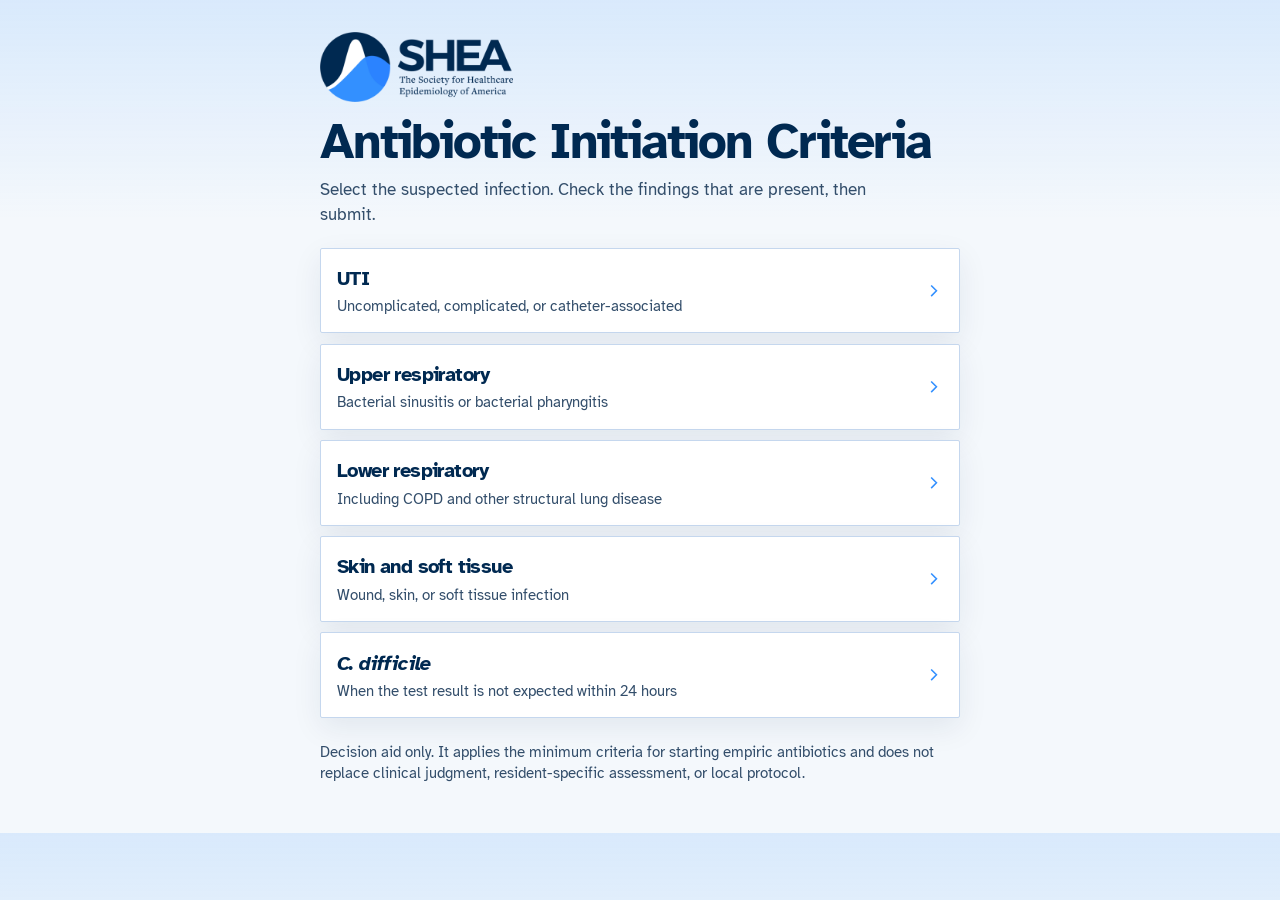
<file: index.html>
<!DOCTYPE html>
<html lang="en">
<head>
  <meta charset="utf-8">
  <meta name="viewport" content="width=device-width, initial-scale=1">
  <meta name="theme-color" content="#f4f8fc">
  <title>Antibiotic Initiation Criteria</title>
  <link rel="preconnect" href="https://fonts.googleapis.com">
  <link rel="preconnect" href="https://fonts.gstatic.com" crossorigin>
  <link href="https://fonts.googleapis.com/css2?family=Atkinson+Hyperlegible:ital,wght@0,400;0,700;1,400;1,700&display=swap" rel="stylesheet">
  <link rel="stylesheet" href="styles.css">
</head>
<body>
  <main id="app"></main>

  <div id="table-dialog" class="dialog" role="dialog" aria-modal="true" aria-labelledby="table-title" hidden>
    <div class="dialog-card">
      <div class="dialog-head">
        <h2 id="table-title">Supplementary Material, Table 2</h2>
        <button id="table-close" class="dialog-close" type="button">Close</button>
      </div>
      <p id="table-2">Fever and delirium definitions are not linked yet. This placeholder will open Table 2 when the address is available.</p>
    </div>
  </div>

  <script src="criteria.js"></script>
  <script src="app.js"></script>
</body>
</html>
</file>
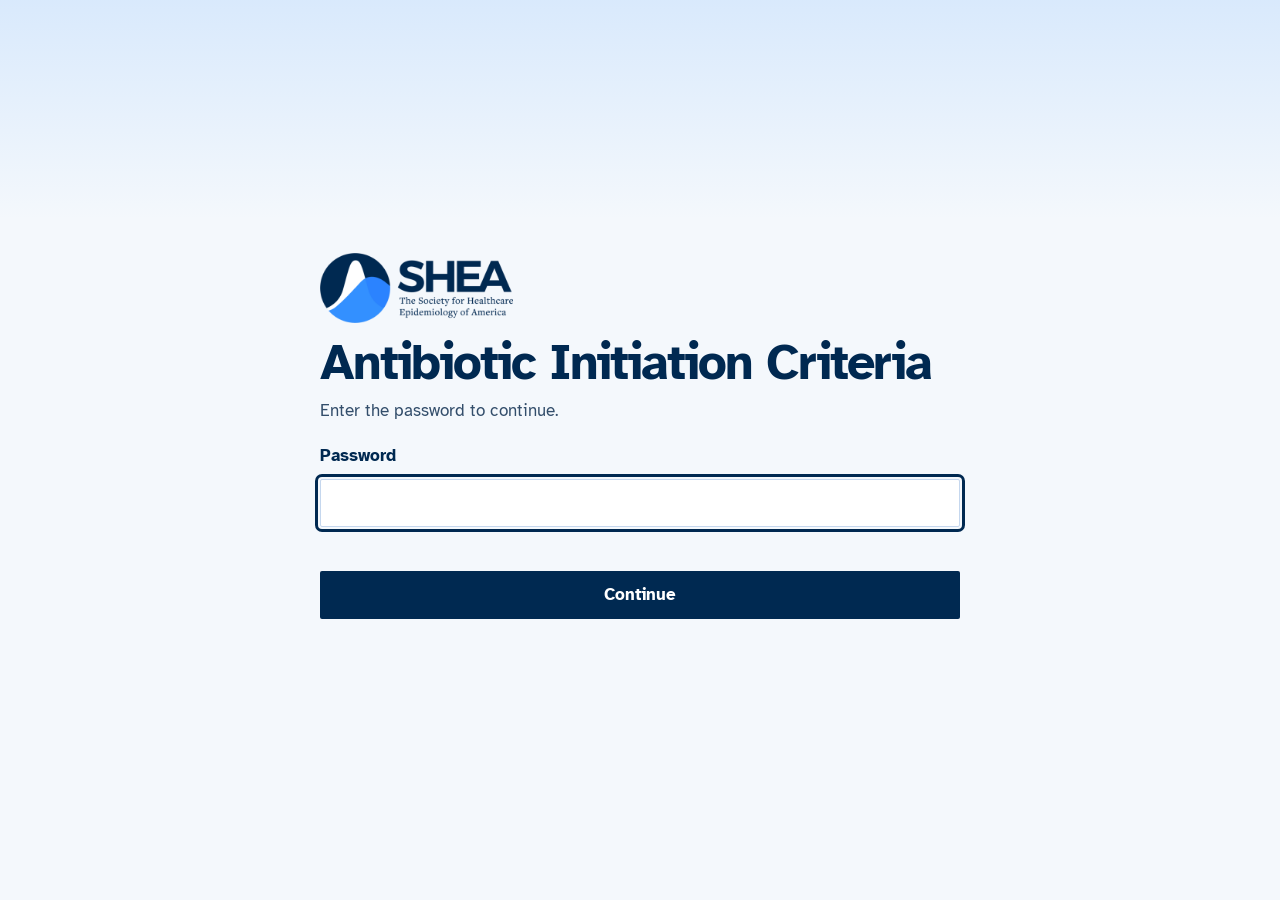
<file: docs/index.html>
<!DOCTYPE html>
<html lang="en">
<head>
  <meta charset="utf-8">
  <meta name="viewport" content="width=device-width, initial-scale=1">
  <meta name="theme-color" content="#f4f8fc">
  <title>Antibiotic Initiation Criteria</title>
  <link rel="preconnect" href="https://fonts.googleapis.com">
  <link rel="preconnect" href="https://fonts.gstatic.com" crossorigin>
  <link href="https://fonts.googleapis.com/css2?family=Atkinson+Hyperlegible:ital,wght@0,400;0,700;1,400;1,700&display=swap" rel="stylesheet">
  <link rel="stylesheet" href="styles.css">
</head>
<body>
  <div id="lock" class="lock">
    <img class="brand brand-lg" src="shea-logo.png" alt="SHEA, The Society for Healthcare Epidemiology of America">
    <h1 class="home-title">Antibiotic Initiation Criteria</h1>
    <p class="lede">Enter the password to continue.</p>
    <form id="lock-form" class="lock-form">
      <label for="password">Password</label>
      <input id="password" name="password" type="password" autocomplete="current-password" required>
      <p id="lock-error" class="lock-error" role="alert"></p>
      <button class="submit-button" type="submit">Continue</button>
    </form>
  </div>

  <div id="workspace" hidden>
    <main id="app"></main>
    <div id="table-dialog" class="dialog" role="dialog" aria-modal="true" aria-labelledby="table-title" hidden>
      <div class="dialog-card">
        <div class="dialog-head">
          <h2 id="table-title">Supplementary Material, Table 2</h2>
          <button id="table-close" class="dialog-close" type="button">Close</button>
        </div>
        <p id="table-2">Fever and delirium definitions are not linked yet. This placeholder will open Table 2 when the address is available.</p>
      </div>
    </div>
  </div>

  <script>
    (function () {
      var iterations = 150000;
      var storageKey = "shea-criteria-session";
      var form = document.getElementById("lock-form");
      var input = document.getElementById("password");
      var error = document.getElementById("lock-error");

      function bytesFromBase64(value) {
        var binary = atob(value.trim());
        var bytes = new Uint8Array(binary.length);
        for (var i = 0; i < binary.length; i += 1) bytes[i] = binary.charCodeAt(i);
        return bytes;
      }

      function runScript(source) {
        var script = document.createElement("script");
        script.textContent = source;
        document.body.appendChild(script);
      }

      async function unlock(password) {
        var response = await fetch("bundle.enc", { cache: "no-store" });
        if (!response.ok) throw new Error("missing");
        var raw = bytesFromBase64(await response.text());
        var keyMaterial = await crypto.subtle.importKey(
          "raw",
          new TextEncoder().encode(password),
          "PBKDF2",
          false,
          ["deriveKey"]
        );
        var key = await crypto.subtle.deriveKey(
          { name: "PBKDF2", salt: raw.slice(0, 16), iterations: iterations, hash: "SHA-256" },
          keyMaterial,
          { name: "AES-GCM", length: 256 },
          false,
          ["decrypt"]
        );
        var plain = await crypto.subtle.decrypt(
          { name: "AES-GCM", iv: raw.slice(16, 28) },
          key,
          raw.slice(28)
        );
        var packed = JSON.parse(new TextDecoder().decode(plain));
        sessionStorage.setItem(storageKey, password);
        document.getElementById("lock").remove();
        document.getElementById("workspace").hidden = false;
        runScript(packed.criteria);
        runScript(packed.app);
      }

      form.addEventListener("submit", function (event) {
        event.preventDefault();
        error.textContent = "";
        input.removeAttribute("aria-invalid");
        unlock(input.value).catch(function () {
          sessionStorage.removeItem(storageKey);
          error.textContent = "That password is not correct.";
          input.setAttribute("aria-invalid", "true");
          input.focus();
        });
      });

      var saved = sessionStorage.getItem(storageKey);
      if (saved) {
        unlock(saved).catch(function () {
          sessionStorage.removeItem(storageKey);
        });
      } else {
        input.focus();
      }
    })();
  </script>
</body>
</html>
</file>
<file: styles.css>
:root {
  --ink: #002951;
  --muted: #334e6b;
  --bg: #f4f8fc;
  --card: #ffffff;
  --line: #c5d7ee;
  --primary: #002951;
  --accent: #3390ff;
  --met: #0f6e56;
  --met-wash: #e5f4ef;
  --hold: #8a5a12;
  --hold-wash: #fbf3e4;
  --focus: #002951;
  --shadow: 0 10px 30px rgba(0, 41, 81, 0.08);
  --font: "Atkinson Hyperlegible", "Segoe UI", sans-serif;
}

* { box-sizing: border-box; }

html { scroll-behavior: smooth; }

body {
  margin: 0;
  background:
    linear-gradient(180deg, rgba(51, 144, 255, 0.14), transparent 220px),
    var(--bg);
  color: var(--ink);
  font-family: var(--font);
  font-size: 1.0625rem;
  line-height: 1.45;
}

button, a { font: inherit; }

button { cursor: pointer; }

#app {
  width: min(40rem, calc(100% - 1.5rem));
  margin: 0 auto;
  padding: 1.25rem 0 3rem;
}

.lock {
  width: min(40rem, calc(100% - 1.5rem));
  min-height: 100vh;
  margin: 0 auto;
  padding: 1.25rem 0 3rem;
  display: grid;
  align-content: center;
}

.lock[hidden] {
  display: none;
}

.lock-form {
  display: grid;
  gap: 0.65rem;
  margin-top: 1.25rem;
}

.lock-form label {
  font-weight: 700;
}

.lock-form input {
  min-height: 48px;
  padding: 0.65rem 0.8rem;
  border: 1px solid var(--line);
  border-radius: 2px;
  background: var(--card);
  color: var(--ink);
  font: inherit;
}

.lock-error {
  min-height: 1.4em;
  margin: 0;
  color: var(--hold);
  font-weight: 700;
}

.home-head { margin-bottom: 1.25rem; }

.brand {
  display: block;
  width: auto;
  height: 2.35rem;
  margin: 0 0 0.65rem;
}

.brand-lg {
  height: 4.4rem;
  margin-bottom: 1rem;
}

.eyebrow {
  margin: 0 0 0.35rem;
  color: var(--primary);
  font-size: 0.8rem;
  font-weight: 700;
  letter-spacing: 0.08em;
  text-transform: uppercase;
}

.home-title {
  margin: 0;
  font-size: clamp(2.1rem, 8vw, 3.1rem);
  line-height: 0.95;
  letter-spacing: -0.04em;
}

.lede, .rule, .notice, .disclaimer, .quiet {
  color: var(--muted);
}

.lede { margin: 0.8rem 0 0; max-width: 36rem; }

.choice-list { display: grid; gap: 0.65rem; }

.choice {
  display: grid;
  grid-template-columns: 1fr auto;
  grid-template-rows: auto auto;
  gap: 0.15rem 0.75rem;
  width: 100%;
  min-height: 4.25rem;
  padding: 0.95rem 1rem;
  text-align: left;
  color: var(--ink);
  background: var(--card);
  border: 1px solid var(--line);
  border-radius: 2px;
  box-shadow: var(--shadow);
}

.choice-name {
  grid-column: 1;
  grid-row: 1;
  font-size: 1.25rem;
  font-weight: 700;
  letter-spacing: -0.03em;
}

.choice-scope {
  grid-column: 1;
  grid-row: 2;
  color: var(--muted);
  font-size: 0.95rem;
}

.chevron {
  grid-column: 2;
  grid-row: 1 / span 2;
  align-self: center;
  width: 1.1rem;
  height: 1.1rem;
  color: var(--accent);
}

.choice:hover { border-color: var(--primary); }

.mast {
  position: sticky;
  top: 0;
  z-index: 4;
  margin: 0 -0.75rem 0.85rem;
  padding: 0.75rem 0.75rem 0.85rem;
  background: rgba(244, 248, 252, 0.96);
  backdrop-filter: blur(8px);
}

.mast-row {
  display: flex;
  align-items: center;
  justify-content: space-between;
  gap: 0.75rem;
}

.applies {
  margin: 0.45rem 0 0;
  color: var(--ink);
}

.mast-title {
  margin: 0.35rem 0 0;
  font-size: clamp(1.7rem, 6vw, 2.3rem);
  line-height: 1;
  letter-spacing: -0.04em;
}

.back, .text-button, .info-button, .dialog-close {
  border: 0;
  background: transparent;
  color: var(--ink);
}

.back {
  display: inline-flex;
  align-items: center;
  gap: 0.2rem;
  min-height: 44px;
  padding: 0.4rem 0.2rem;
  color: var(--primary);
  font-weight: 700;
}

.chevron-back { transform: scaleX(-1); }

.info-wrap { position: relative; }

.info-button {
  display: grid;
  place-items: center;
  width: 44px;
  height: 44px;
  border: 1.5px solid var(--primary);
  border-radius: 50%;
  background: var(--card);
}

.info-pop {
  position: absolute;
  top: calc(100% + 0.4rem);
  right: 0;
  z-index: 6;
  width: min(24rem, calc(100vw - 2rem));
  max-height: min(70vh, 28rem);
  overflow: auto;
  padding: 0.85rem 1rem 1rem;
  background: var(--card);
  border: 1px solid var(--line);
  box-shadow: var(--shadow);
}

.info-pop h2 {
  margin: 0.35rem 0 0;
  font-size: 1.15rem;
  letter-spacing: -0.03em;
}

.info-mark {
  font-weight: 700;
  font-family: Georgia, "Times New Roman", serif;
  font-size: 1.15rem;
  line-height: 1;
}

.verdict {
  display: grid;
  grid-template-columns: 0.55rem 1fr;
  margin: 1rem 0 0;
  background: var(--card);
  border: 1px solid var(--line);
  box-shadow: var(--shadow);
}

.flag { background: var(--hold); }

.verdict.is-met .flag { background: var(--met); }

.verdict-text { padding: 0.9rem 1rem 1rem; }

.verdict-word {
  margin: 0;
  font-size: 2.4rem;
  line-height: 0.9;
  letter-spacing: -0.045em;
}

.verdict.is-met .verdict-word { color: var(--met); }
.verdict.is-hold .verdict-word { color: var(--hold); }

.verdict-meaning, .verdict-summary { margin: 0.35rem 0 0; }

.verdict-summary { color: var(--muted); }

.rule, .notice { margin: 0; }

.notice {
  padding: 0.75rem 0.85rem;
  background: var(--card);
  border-left: 0.35rem solid var(--primary);
}

.sheet,
.group,
.group.nested {
  display: flex;
  flex-direction: column;
  gap: 0.5rem;
}

.group,
.group.nested { margin: 0; }

.check {
  display: flex;
  gap: 0.8rem;
  align-items: flex-start;
  min-height: 48px;
  margin: 0;
  padding: 0.8rem 0.85rem;
  background: var(--card);
  border: 1px solid var(--line);
  border-radius: 2px;
}

.check input {
  width: 1.35rem;
  height: 1.35rem;
  margin-top: 0.12rem;
  accent-color: var(--accent);
  flex: 0 0 auto;
}

.check-copy { display: grid; gap: 0.2rem; }

.check-label { font-weight: 700; }

.hint { color: var(--muted); font-size: 0.92rem; font-weight: 400; }

.check.is-on {
  background: #e8f3ff;
  border-color: var(--accent);
}

.table-link {
  color: var(--primary);
  text-underline-offset: 0.15em;
}

.sheet-tools {
  display: grid;
  gap: 0.35rem;
  justify-items: end;
}

.text-button {
  min-height: 44px;
  padding: 0.4rem 0.2rem;
  color: var(--primary);
  font-weight: 700;
}

.panel {
  margin: 1rem 0 0;
  padding: 1rem;
  background: var(--card);
  border: 1px solid var(--line);
}

.panel-title {
  margin: 0 0 0.45rem;
  font-size: 1.15rem;
  letter-spacing: -0.03em;
}

.support { background: var(--hold-wash); border-color: #e4d3b0; }

.plain-list { margin: 0.4rem 0 0; padding-left: 1.15rem; }
.plain-list li { margin: 0.35rem 0; }
.panel p { margin: 0.45rem 0 0; }

.submit-button {
  width: 100%;
  min-height: 48px;
  color: #ffffff;
  background: var(--primary);
  border: 0;
  border-radius: 2px;
  font-weight: 700;
  cursor: pointer;
}

.submit-button:hover { background: #00386d; }

.disclaimer {
  margin: 1.5rem 0 0;
  font-size: 0.92rem;
}

.dialog {
  position: fixed;
  inset: 0;
  z-index: 20;
  display: grid;
  place-items: end center;
  padding: 0.75rem;
  background: rgba(20, 52, 63, 0.35);
}

.dialog[hidden] { display: none; }

.dialog-card {
  width: min(36rem, 100%);
  max-height: min(80vh, 40rem);
  overflow: auto;
  padding: 1rem 1rem 1.2rem;
  background: var(--card);
  border: 1px solid var(--line);
  box-shadow: var(--shadow);
}

.dialog-head {
  display: flex;
  align-items: flex-start;
  justify-content: space-between;
  gap: 0.75rem;
}

.dialog-head h2 {
  margin: 0.35rem 0 0;
  font-size: 1.35rem;
  letter-spacing: -0.03em;
}

.dialog-close {
  min-width: 44px;
  min-height: 44px;
  color: var(--primary);
  font-weight: 700;
}

:focus-visible {
  outline: 3px solid var(--focus);
  outline-offset: 2px;
}

@media (hover: hover) and (pointer: fine) {
  .info-button:hover { background: #e8f3ff; }
}

@media (min-width: 880px) {
  #app { padding-top: 2rem; }
  .dialog { place-items: center; }
}

@media (prefers-reduced-motion: reduce) {
  html { scroll-behavior: auto; }
  * { transition: none !important; }
}

@media (forced-colors: active) {
  .flag { background: CanvasText; }
  .verdict-word { color: CanvasText; }
}
</file>
<file: docs/styles.css>
:root {
  --ink: #002951;
  --muted: #334e6b;
  --bg: #f4f8fc;
  --card: #ffffff;
  --line: #c5d7ee;
  --primary: #002951;
  --accent: #3390ff;
  --met: #0f6e56;
  --met-wash: #e5f4ef;
  --hold: #8a5a12;
  --hold-wash: #fbf3e4;
  --focus: #002951;
  --shadow: 0 10px 30px rgba(0, 41, 81, 0.08);
  --font: "Atkinson Hyperlegible", "Segoe UI", sans-serif;
}

* { box-sizing: border-box; }

html { scroll-behavior: smooth; }

body {
  margin: 0;
  background:
    linear-gradient(180deg, rgba(51, 144, 255, 0.14), transparent 220px),
    var(--bg);
  color: var(--ink);
  font-family: var(--font);
  font-size: 1.0625rem;
  line-height: 1.45;
}

button, a { font: inherit; }

button { cursor: pointer; }

#app {
  width: min(40rem, calc(100% - 1.5rem));
  margin: 0 auto;
  padding: 1.25rem 0 3rem;
}

.lock {
  width: min(40rem, calc(100% - 1.5rem));
  min-height: 100vh;
  margin: 0 auto;
  padding: 1.25rem 0 3rem;
  display: grid;
  align-content: center;
}

.lock[hidden] {
  display: none;
}

.lock-form {
  display: grid;
  gap: 0.65rem;
  margin-top: 1.25rem;
}

.lock-form label {
  font-weight: 700;
}

.lock-form input {
  min-height: 48px;
  padding: 0.65rem 0.8rem;
  border: 1px solid var(--line);
  border-radius: 2px;
  background: var(--card);
  color: var(--ink);
  font: inherit;
}

.lock-error {
  min-height: 1.4em;
  margin: 0;
  color: var(--hold);
  font-weight: 700;
}

.home-head { margin-bottom: 1.25rem; }

.brand {
  display: block;
  width: auto;
  height: 2.35rem;
  margin: 0 0 0.65rem;
}

.brand-lg {
  height: 4.4rem;
  margin-bottom: 1rem;
}

.eyebrow {
  margin: 0 0 0.35rem;
  color: var(--primary);
  font-size: 0.8rem;
  font-weight: 700;
  letter-spacing: 0.08em;
  text-transform: uppercase;
}

.home-title {
  margin: 0;
  font-size: clamp(2.1rem, 8vw, 3.1rem);
  line-height: 0.95;
  letter-spacing: -0.04em;
}

.lede, .rule, .notice, .disclaimer, .quiet {
  color: var(--muted);
}

.lede { margin: 0.8rem 0 0; max-width: 36rem; }

.choice-list { display: grid; gap: 0.65rem; }

.choice {
  display: grid;
  grid-template-columns: 1fr auto;
  grid-template-rows: auto auto;
  gap: 0.15rem 0.75rem;
  width: 100%;
  min-height: 4.25rem;
  padding: 0.95rem 1rem;
  text-align: left;
  color: var(--ink);
  background: var(--card);
  border: 1px solid var(--line);
  border-radius: 2px;
  box-shadow: var(--shadow);
}

.choice-name {
  grid-column: 1;
  grid-row: 1;
  font-size: 1.25rem;
  font-weight: 700;
  letter-spacing: -0.03em;
}

.choice-scope {
  grid-column: 1;
  grid-row: 2;
  color: var(--muted);
  font-size: 0.95rem;
}

.chevron {
  grid-column: 2;
  grid-row: 1 / span 2;
  align-self: center;
  width: 1.1rem;
  height: 1.1rem;
  color: var(--accent);
}

.choice:hover { border-color: var(--primary); }

.mast {
  position: sticky;
  top: 0;
  z-index: 4;
  margin: 0 -0.75rem 0.85rem;
  padding: 0.75rem 0.75rem 0.85rem;
  background: rgba(244, 248, 252, 0.96);
  backdrop-filter: blur(8px);
}

.mast-row {
  display: flex;
  align-items: center;
  justify-content: space-between;
  gap: 0.75rem;
}

.applies {
  margin: 0.45rem 0 0;
  color: var(--ink);
}

.mast-title {
  margin: 0.35rem 0 0;
  font-size: clamp(1.7rem, 6vw, 2.3rem);
  line-height: 1;
  letter-spacing: -0.04em;
}

.back, .text-button, .info-button, .dialog-close {
  border: 0;
  background: transparent;
  color: var(--ink);
}

.back {
  display: inline-flex;
  align-items: center;
  gap: 0.2rem;
  min-height: 44px;
  padding: 0.4rem 0.2rem;
  color: var(--primary);
  font-weight: 700;
}

.chevron-back { transform: scaleX(-1); }

.info-wrap { position: relative; }

.info-button {
  display: grid;
  place-items: center;
  width: 44px;
  height: 44px;
  border: 1.5px solid var(--primary);
  border-radius: 50%;
  background: var(--card);
}

.info-pop {
  position: absolute;
  top: calc(100% + 0.4rem);
  right: 0;
  z-index: 6;
  width: min(24rem, calc(100vw - 2rem));
  max-height: min(70vh, 28rem);
  overflow: auto;
  padding: 0.85rem 1rem 1rem;
  background: var(--card);
  border: 1px solid var(--line);
  box-shadow: var(--shadow);
}

.info-pop h2 {
  margin: 0.35rem 0 0;
  font-size: 1.15rem;
  letter-spacing: -0.03em;
}

.info-mark {
  font-weight: 700;
  font-family: Georgia, "Times New Roman", serif;
  font-size: 1.15rem;
  line-height: 1;
}

.verdict {
  display: grid;
  grid-template-columns: 0.55rem 1fr;
  margin: 1rem 0 0;
  background: var(--card);
  border: 1px solid var(--line);
  box-shadow: var(--shadow);
}

.flag { background: var(--hold); }

.verdict.is-met .flag { background: var(--met); }

.verdict-text { padding: 0.9rem 1rem 1rem; }

.verdict-word {
  margin: 0;
  font-size: 2.4rem;
  line-height: 0.9;
  letter-spacing: -0.045em;
}

.verdict.is-met .verdict-word { color: var(--met); }
.verdict.is-hold .verdict-word { color: var(--hold); }

.verdict-meaning, .verdict-summary { margin: 0.35rem 0 0; }

.verdict-summary { color: var(--muted); }

.rule, .notice { margin: 0; }

.notice {
  padding: 0.75rem 0.85rem;
  background: var(--card);
  border-left: 0.35rem solid var(--primary);
}

.sheet,
.group,
.group.nested {
  display: flex;
  flex-direction: column;
  gap: 0.5rem;
}

.group,
.group.nested { margin: 0; }

.check {
  display: flex;
  gap: 0.8rem;
  align-items: flex-start;
  min-height: 48px;
  margin: 0;
  padding: 0.8rem 0.85rem;
  background: var(--card);
  border: 1px solid var(--line);
  border-radius: 2px;
}

.check input {
  width: 1.35rem;
  height: 1.35rem;
  margin-top: 0.12rem;
  accent-color: var(--accent);
  flex: 0 0 auto;
}

.check-copy { display: grid; gap: 0.2rem; }

.check-label { font-weight: 700; }

.hint { color: var(--muted); font-size: 0.92rem; font-weight: 400; }

.check.is-on {
  background: #e8f3ff;
  border-color: var(--accent);
}

.table-link {
  color: var(--primary);
  text-underline-offset: 0.15em;
}

.sheet-tools {
  display: grid;
  gap: 0.35rem;
  justify-items: end;
}

.text-button {
  min-height: 44px;
  padding: 0.4rem 0.2rem;
  color: var(--primary);
  font-weight: 700;
}

.panel {
  margin: 1rem 0 0;
  padding: 1rem;
  background: var(--card);
  border: 1px solid var(--line);
}

.panel-title {
  margin: 0 0 0.45rem;
  font-size: 1.15rem;
  letter-spacing: -0.03em;
}

.support { background: var(--hold-wash); border-color: #e4d3b0; }

.plain-list { margin: 0.4rem 0 0; padding-left: 1.15rem; }
.plain-list li { margin: 0.35rem 0; }
.panel p { margin: 0.45rem 0 0; }

.submit-button {
  width: 100%;
  min-height: 48px;
  color: #ffffff;
  background: var(--primary);
  border: 0;
  border-radius: 2px;
  font-weight: 700;
  cursor: pointer;
}

.submit-button:hover { background: #00386d; }

.disclaimer {
  margin: 1.5rem 0 0;
  font-size: 0.92rem;
}

.dialog {
  position: fixed;
  inset: 0;
  z-index: 20;
  display: grid;
  place-items: end center;
  padding: 0.75rem;
  background: rgba(20, 52, 63, 0.35);
}

.dialog[hidden] { display: none; }

.dialog-card {
  width: min(36rem, 100%);
  max-height: min(80vh, 40rem);
  overflow: auto;
  padding: 1rem 1rem 1.2rem;
  background: var(--card);
  border: 1px solid var(--line);
  box-shadow: var(--shadow);
}

.dialog-head {
  display: flex;
  align-items: flex-start;
  justify-content: space-between;
  gap: 0.75rem;
}

.dialog-head h2 {
  margin: 0.35rem 0 0;
  font-size: 1.35rem;
  letter-spacing: -0.03em;
}

.dialog-close {
  min-width: 44px;
  min-height: 44px;
  color: var(--primary);
  font-weight: 700;
}

:focus-visible {
  outline: 3px solid var(--focus);
  outline-offset: 2px;
}

@media (hover: hover) and (pointer: fine) {
  .info-button:hover { background: #e8f3ff; }
}

@media (min-width: 880px) {
  #app { padding-top: 2rem; }
  .dialog { place-items: center; }
}

@media (prefers-reduced-motion: reduce) {
  html { scroll-behavior: auto; }
  * { transition: none !important; }
}

@media (forced-colors: active) {
  .flag { background: CanvasText; }
  .verdict-word { color: CanvasText; }
}
</file>
